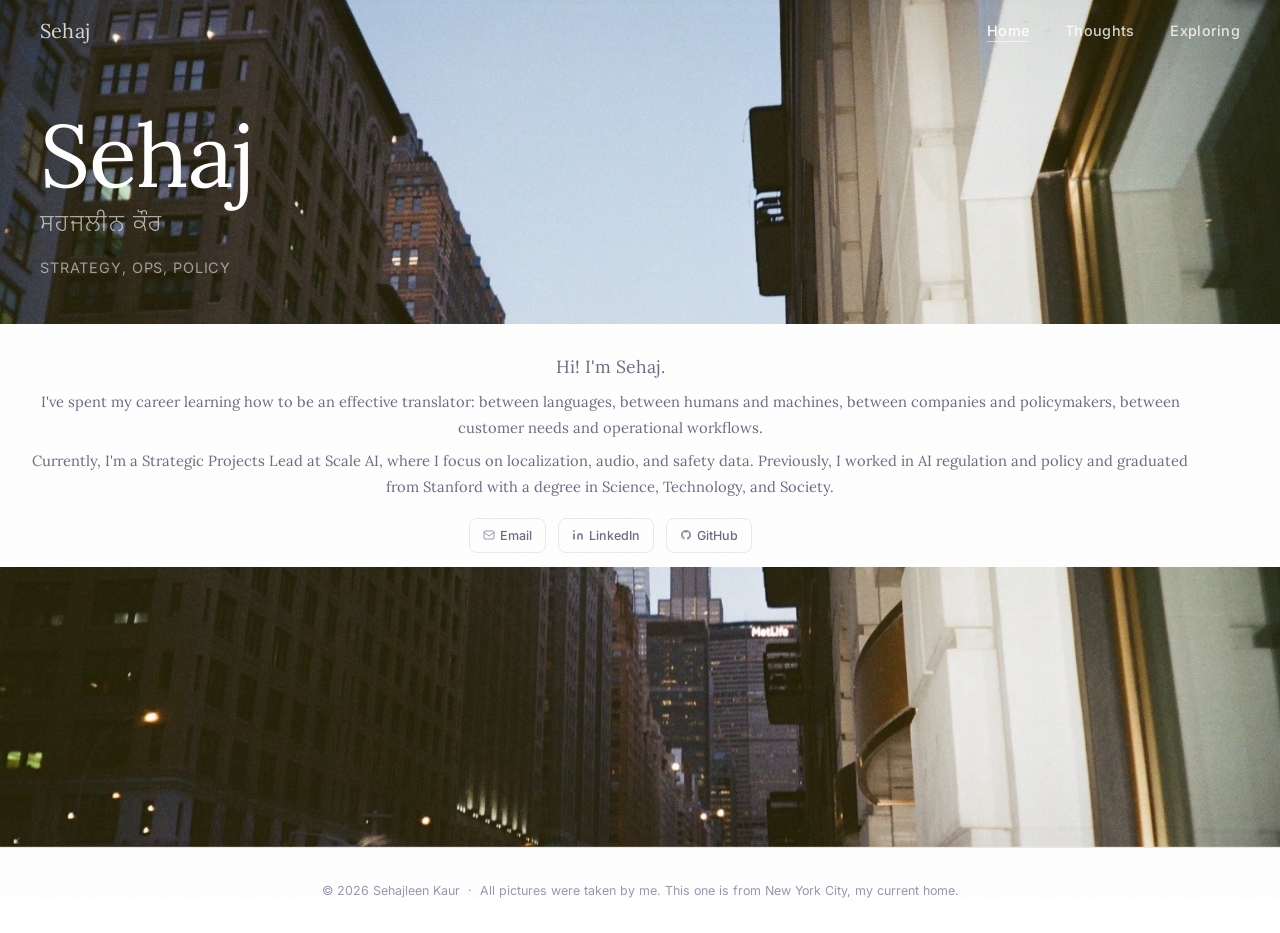
<file: index.html>
<!DOCTYPE html>
<html lang="en">
<head>
  <meta charset="UTF-8" />
  <meta name="viewport" content="width=device-width, initial-scale=1.0" />
  <title>Sehaj</title>
  <link rel="stylesheet" href="style.css?v=12" />
</head>
<body class="page-home">

  <nav class="nav--over-photo">
    <a class="nav-logo" href="index.html">Sehaj</a>
    <ul class="nav-links">
      <li><a href="index.html" class="active">Home</a></li>
      <li><a href="writings.html">Thoughts</a></li>
      <li><a href="exploring.html">Exploring</a></li>
    </ul>
  </nav>

  <!-- TOP HALF OF NYC PHOTO -->
  <div class="photo-band photo-band--top">
    <div class="photo-band__hero">
      <h1>Sehaj</h1>
      <span class="hero-gurmukhi">ਸਹਜਲੀਨ ਕੌਰ</span>
      <p class="hero-sub">Strategy, Ops, Policy</p>
    </div>
  </div>

  <!-- WHITE MIDDLE SECTION -->
  <div class="middle-section">
    <div class="middle-inner">

      <p class="bio-greeting anim-bio">Hi! I'm Sehaj.</p>

      <div class="bio-section anim-bio">
        <div class="bio-text">
          <p>I've spent my career learning how to be an effective translator: between languages, between humans and machines, between companies and policymakers, between customer needs and operational workflows.</p>
          <p>Currently, I'm a Strategic Projects Lead at Scale AI, where I focus on localization, audio, and safety data. Previously, I worked in AI regulation and policy and graduated from Stanford with a degree in Science, Technology, and Society.</p>
        </div>
      </div>

      <div class="contact-links contact-links--centered">
        <a class="contact-link" href="mailto:sehajleenkaur@alumni.stanford.edu">
          <svg viewBox="0 0 24 24" fill="none" stroke="currentColor" stroke-width="1.8">
            <rect x="2" y="4" width="20" height="16" rx="2"/>
            <path d="m2 7 10 7 10-7"/>
          </svg>
          Email
        </a>
        <a class="contact-link" href="https://www.linkedin.com/in/sehajleenkaur/" target="_blank" rel="noopener">
          <svg viewBox="0 0 24 24" fill="currentColor">
            <path d="M16 8a6 6 0 0 1 6 6v7h-4v-7a2 2 0 0 0-2-2 2 2 0 0 0-2 2v7h-4v-7a6 6 0 0 1 6-6z"/>
            <rect x="2" y="9" width="4" height="12"/>
            <circle cx="4" cy="4" r="2"/>
          </svg>
          LinkedIn
        </a>
        <a class="contact-link" href="https://github.com/sehajleen-k" target="_blank" rel="noopener">
          <svg viewBox="0 0 24 24" fill="currentColor">
            <path d="M12 2C6.477 2 2 6.477 2 12c0 4.418 2.865 8.166 6.839 9.489.5.092.682-.217.682-.482 0-.237-.009-.868-.013-1.703-2.782.604-3.369-1.341-3.369-1.341-.454-1.155-1.11-1.463-1.11-1.463-.908-.62.069-.608.069-.608 1.003.07 1.531 1.03 1.531 1.03.892 1.529 2.341 1.087 2.91.832.092-.647.35-1.088.636-1.338-2.22-.253-4.555-1.11-4.555-4.943 0-1.091.39-1.984 1.029-2.683-.103-.253-.446-1.27.098-2.647 0 0 .84-.269 2.75 1.025A9.564 9.564 0 0 1 12 6.844a9.59 9.59 0 0 1 2.504.337c1.909-1.294 2.747-1.025 2.747-1.025.546 1.377.202 2.394.1 2.647.64.699 1.028 1.592 1.028 2.683 0 3.842-2.339 4.687-4.566 4.935.359.309.678.919.678 1.852 0 1.336-.012 2.415-.012 2.741 0 .267.18.578.688.48C19.138 20.163 22 16.418 22 12c0-5.523-4.477-10-10-10z"/>
          </svg>
          GitHub
        </a>
      </div>

    </div>
  </div>

  <!-- BOTTOM HALF OF NYC PHOTO -->
  <div class="photo-band photo-band--bottom"></div>

  <footer>
    &copy; 2026 Sehajleen Kaur &nbsp;·&nbsp; All pictures were taken by me. This one is from New York City, my current home.
  </footer>

  <script src="script.js"></script>
</body>
</html>
</file>
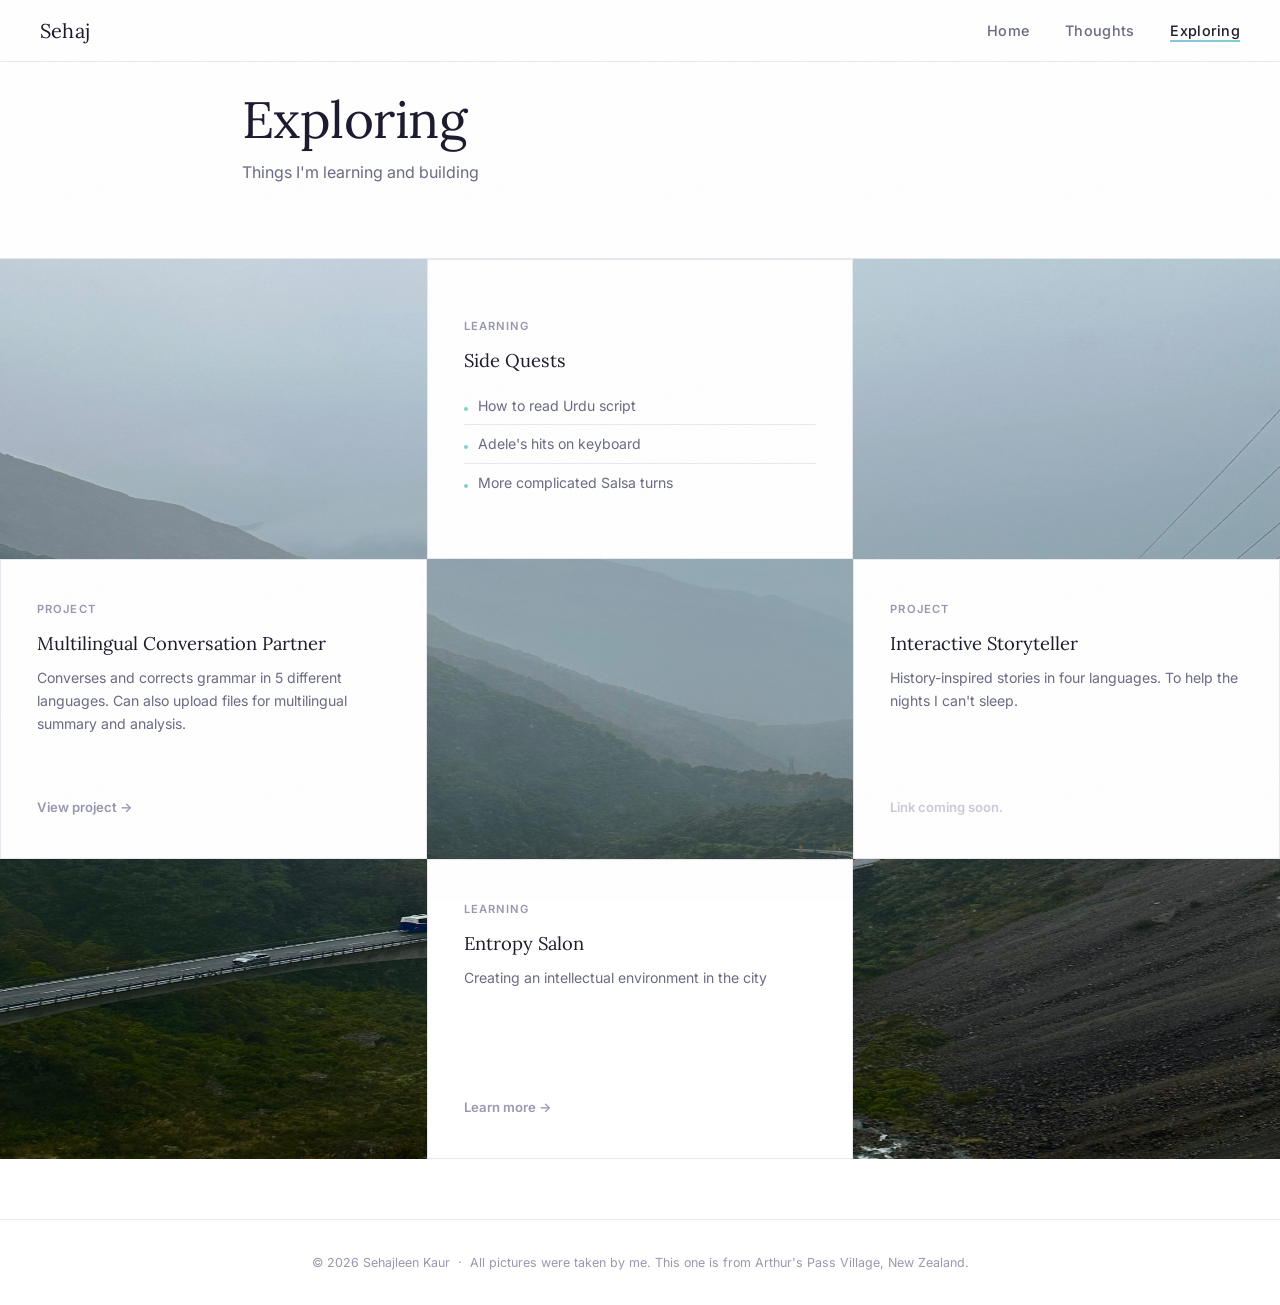
<file: exploring.html>
<!DOCTYPE html>
<html lang="en">
<head>
  <meta charset="UTF-8" />
  <meta name="viewport" content="width=device-width, initial-scale=1.0" />
  <title>Exploring · Sehaj</title>
  <link rel="stylesheet" href="style.css?v=12" />
</head>
<body class="page-exploring">

  <nav>
    <a class="nav-logo" href="index.html">Sehaj</a>
    <ul class="nav-links">
      <li><a href="index.html">Home</a></li>
      <li><a href="writings.html">Thoughts</a></li>
      <li><a href="exploring.html" class="active">Exploring</a></li>
    </ul>
  </nav>

  <main>
    <div class="page-header anim-page-header">
      <h1>Exploring</h1>
      <p>Things I'm learning and building</p>
    </div>
  </main>
  <hr class="explore-divider" />

  <!-- CHECKERBOARD GRID -->
  <!-- Photo cells use exploring-bg.jpg — drop that file into site photos/ when ready -->
  <div class="explore-grid">

    <!-- Row 1: photo | project | photo -->
    <div class="explore-cell explore-cell--photo"></div>

    <div class="explore-cell explore-cell--content">
      <span class="explore-cell__label">Learning</span>
      <h3>Side Quests</h3>
      <ul>
        <li>How to read Urdu script</li>
        <li>Adele's hits on keyboard</li>
        <li>More complicated Salsa turns</li>
      </ul>
    </div>

    <div class="explore-cell explore-cell--photo"></div>

    <!-- Row 2: project | photo | project -->
    <div class="explore-cell explore-cell--content">
      <span class="explore-cell__label">Project</span>
      <h3>Multilingual Conversation Partner</h3>
      <p>Converses and corrects grammar in 5 different languages. Can also upload files for multilingual summary and analysis.</p>
      <a class="explore-cell__link" href="https://web-production-f93ef.up.railway.app" target="_blank" rel="noopener">View project →</a>
    </div>

    <div class="explore-cell explore-cell--photo"></div>

    <div class="explore-cell explore-cell--content">
      <span class="explore-cell__label">Project</span>
      <h3>Interactive Storyteller</h3>
      <p>History-inspired stories in four languages. To help the nights I can't sleep.</p>
      <span class="explore-cell__link--muted">Link coming soon.</span>
    </div>

    <!-- Row 3: photo | reading | photo -->
    <div class="explore-cell explore-cell--photo"></div>

    <div class="explore-cell explore-cell--content">
      <span class="explore-cell__label">Learning</span>
      <h3>Entropy Salon</h3>
      <p>Creating an intellectual environment in the city</p>
      <a class="explore-cell__link" href="https://www.notion.so/shobha-dasari/entropy-salon-3043f3ab099c80ac93f8f9205f7c408e" target="_blank" rel="noopener">Learn more →</a>
    </div>

    <div class="explore-cell explore-cell--photo"></div>

  </div>

  <footer>
    &copy; 2026 Sehajleen Kaur &nbsp;·&nbsp; All pictures were taken by me. This one is from Arthur's Pass Village, New Zealand.
  </footer>

  <script src="script.js"></script>
</body>
</html>
</file>
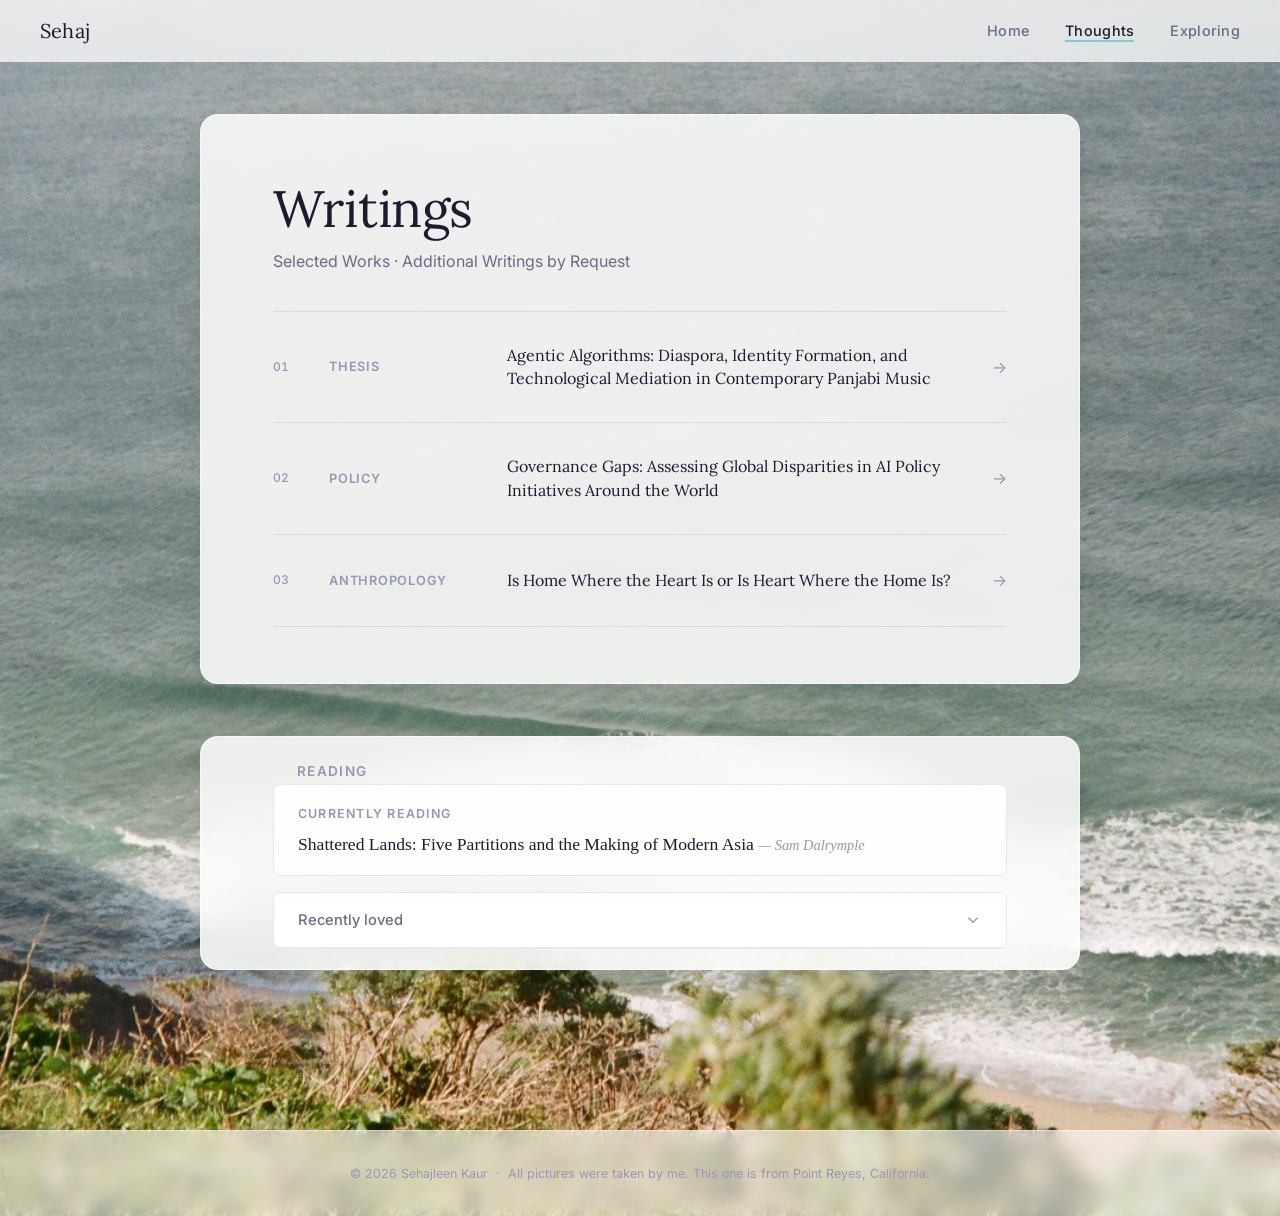
<file: writings.html>
<!DOCTYPE html>
<html lang="en">
<head>
  <meta charset="UTF-8" />
  <meta name="viewport" content="width=device-width, initial-scale=1.0" />
  <title>Thoughts · Sehaj</title>
  <link rel="stylesheet" href="style.css?v=12" />
</head>
<body class="page-writings">

  <nav>
    <a class="nav-logo" href="index.html">Sehaj</a>
    <ul class="nav-links">
      <li><a href="index.html">Home</a></li>
      <li><a href="writings.html" class="active">Thoughts</a></li>
      <li><a href="exploring.html">Exploring</a></li>
    </ul>
  </nav>

  <main>
    <div class="frosted-panel anim-page-header">

      <div class="page-header">
        <h1>Writings</h1>
        <p>Selected Works &middot; Additional Writings by Request</p>
      </div>

      <ol class="writings-list">

        <li><a class="writing-row card-animate" href="https://purl.stanford.edu/kh681fs6063" target="_blank" rel="noopener">
          <span class="writing-num">01</span>
          <span class="writing-tag">Thesis</span>
          <span class="writing-title">Agentic Algorithms: Diaspora, Identity Formation, and Technological Mediation in Contemporary Panjabi Music</span>
          <span class="writing-arrow">→</span>
        </a></li>

        <li><a class="writing-row card-animate" href="https://igarape.org.br/wp-content/uploads/2025/06/CI_EN_GFB-Governance-Gaps-Assessing-Global-Disparities-in-Al-Policy-Initiatives-Around-the-World.pdf" target="_blank" rel="noopener">
          <span class="writing-num">02</span>
          <span class="writing-tag">Policy</span>
          <span class="writing-title">Governance Gaps: Assessing Global Disparities in AI Policy Initiatives Around the World</span>
          <span class="writing-arrow">→</span>
        </a></li>

        <li><a class="writing-row card-animate" href="https://anthropology.stanford.edu/sites/anthropology/files/undergraduate_research_journal_2021.pdf" target="_blank" rel="noopener">
          <span class="writing-num">03</span>
          <span class="writing-tag">Anthropology</span>
          <span class="writing-title">Is Home Where the Heart Is or Is Heart Where the Home Is?</span>
          <span class="writing-arrow">→</span>
        </a></li>

      </ol>
    </div>

    <div class="frosted-panel frosted-panel--reading">
      <span class="section-label">Reading</span>

      <div class="reading-now">
        <span class="reading-label">Currently reading</span>
        <p class="book-title">Shattered Lands: Five Partitions and the Making of Modern Asia
          <span class="reading-author">— Sam Dalrymple</span>
        </p>
      </div>

      <button class="accordion-trigger" id="accordionTrigger">
        Recently loved
        <svg class="accordion-icon" viewBox="0 0 24 24" fill="none" stroke="currentColor" stroke-width="2">
          <path d="m6 9 6 6 6-6"/>
        </svg>
      </button>
      <div class="accordion-body" id="accordionBody">
        <ul>
          <li>Language City: The Fight to Preserve Endangered Mother Tongues in New York — Ross Perlin</li>
          <li>Don't Sleep, There Are Snakes: Life and Language in the Amazonian Jungle — Daniel Everett</li>
          <li>All the Beauty in the World: The Metropolitan Museum of Art and Me — Patrick Bingley</li>
          <li>Exhalation: Stories — Ted Chiang</li>
          <li>Genghis Khan and the Making of the Modern World — Jack Weatherford</li>
        </ul>
      </div>
    </div>
  </main>

  <footer>
    &copy; 2026 Sehajleen Kaur &nbsp;·&nbsp; All pictures were taken by me. This one is from Point Reyes, California.
  </footer>

  <script src="script.js"></script>
</body>
</html>
</file>
<file: style.css>
@import url('https://fonts.googleapis.com/css2?family=Lora:ital,wght@0,400;0,500;0,600;1,400&family=Inter:wght@300;400;500;600&family=Noto+Sans+Gurmukhi:wght@300;400&display=swap');

:root {
  --blue: #89c4e1;
  --blue-light: #d6eef8;
  --blue-soft: #edf6fb;
  --turquoise: #7dd4cc;
  --turquoise-light: #d4f0ee;
  --lavender: #b8aadf;
  --lavender-light: #e8e3f7;
  --lavender-soft: #f3f0fb;
  --text: #1c1c2e;
  --text-muted: #6b6b85;
  --text-subtle: #9898b0;
  --bg: #fafbff;
  --white: #ffffff;
  --border: #e8e8f0;
  --radius: 12px;
  --radius-sm: 8px;
  --shadow: 0 2px 12px rgba(100, 100, 180, 0.08);
  --shadow-hover: 0 8px 28px rgba(100, 100, 180, 0.15);
  --transition: 0.22s ease;
}

*, *::before, *::after { box-sizing: border-box; margin: 0; padding: 0; }

html { scroll-behavior: smooth; }

body {
  font-family: 'Inter', sans-serif;
  background: var(--white);
  color: var(--text);
  font-size: 16px;
  line-height: 1.7;
  -webkit-font-smoothing: antialiased;
}

/* ── GRAIN OVERLAY ───────────────────────────────── */
body::before {
  content: '';
  position: fixed;
  inset: 0;
  z-index: 9999;
  pointer-events: none;
  background-image: url("data:image/svg+xml,%3Csvg xmlns='http://www.w3.org/2000/svg' width='200' height='200'%3E%3Cfilter id='n'%3E%3CfeTurbulence type='fractalNoise' baseFrequency='0.78' numOctaves='4' stitchTiles='stitch'/%3E%3C/filter%3E%3Crect width='200' height='200' filter='url(%23n)'/%3E%3C/svg%3E");
  opacity: 0.04;
  mix-blend-mode: multiply;
}

/* ── NAV ─────────────────────────────────────────── */
nav {
  position: sticky;
  top: 0;
  z-index: 100;
  background: rgba(255, 255, 255, 0.9);
  backdrop-filter: blur(14px);
  -webkit-backdrop-filter: blur(14px);
  border-bottom: 1px solid var(--border);
  padding: 0 40px;
  height: 62px;
  display: flex;
  align-items: center;
  justify-content: space-between;
}

/* home page: nav floats over the top photo */
.nav--over-photo {
  position: absolute;
  top: 0;
  left: 0;
  right: 0;
  background: transparent;
  backdrop-filter: none;
  -webkit-backdrop-filter: none;
  border-bottom: none;
}

.nav--over-photo .nav-logo,
.nav--over-photo .nav-links a { color: rgba(255, 255, 255, 0.8); }

.nav--over-photo .nav-links a:hover,
.nav--over-photo .nav-links a.active { color: #fff; }

.nav--over-photo .nav-links a::after {
  background: rgba(255, 255, 255, 0.6);
}

/* writings page: nav over ocean photo */
.page-writings nav {
  background: rgba(255, 255, 255, 0.75);
  backdrop-filter: blur(16px);
  -webkit-backdrop-filter: blur(16px);
}

.nav-logo {
  font-family: 'Lora', serif;
  font-size: 1.25rem;
  color: var(--text);
  text-decoration: none;
  letter-spacing: 0.01em;
}

.nav-links {
  display: flex;
  gap: 36px;
  list-style: none;
}

.nav-links a {
  text-decoration: none;
  color: var(--text-muted);
  font-size: 0.9rem;
  font-weight: 500;
  letter-spacing: 0.02em;
  transition: color var(--transition);
  position: relative;
}

.nav-links a::after {
  content: '';
  position: absolute;
  bottom: -3px;
  left: 0;
  width: 0;
  height: 1.5px;
  background: linear-gradient(90deg, var(--blue), var(--turquoise));
  transition: width var(--transition);
}

.nav-links a:hover,
.nav-links a.active { color: var(--text); }

.nav-links a:hover::after,
.nav-links a.active::after { width: 100%; }

/* ── LAYOUT ──────────────────────────────────────── */
main {
  max-width: 860px;
  margin: 0 auto;
  padding: 72px 32px 100px;
}

/* ── HEADINGS ────────────────────────────────────── */
h1 {
  font-family: 'Lora', serif;
  font-size: clamp(2.2rem, 5vw, 3.2rem);
  font-weight: 400;
  line-height: 1.15;
  letter-spacing: -0.01em;
  color: var(--text);
}

h2 {
  font-size: 1.1rem;
  font-weight: 600;
  letter-spacing: 0.06em;
  text-transform: uppercase;
  color: var(--text-muted);
  margin-bottom: 28px;
}

h3 {
  font-size: 1rem;
  font-weight: 600;
  color: var(--text);
  margin-bottom: 6px;
}

/* ── HOME: PAGE FILLS VIEWPORT ──────────────────── */
body.page-home {
  display: flex;
  flex-direction: column;
  min-height: 100vh;
}

body.page-home .photo-band--bottom {
  height: 280px;
  min-height: 0;
}

/* ── HOME: PHOTO BANDS ───────────────────────────── */
.photo-band {
  width: 100%;
  background-image: url('site%20photos/39620037.jpg');
  background-size: cover;
  background-repeat: no-repeat;
  position: relative;
}

.photo-band--top {
  height: 36vh;
  min-height: 220px;
  background-position: center top;
  display: flex;
  align-items: flex-end;
  padding: 0 40px 44px;
}

.photo-band--bottom {
  min-height: 42vh;
  background-position: center bottom;
  display: flex;
  align-items: flex-end;
  padding: 0 40px 32px;
}

.photo-band__hero h1 {
  font-family: 'Lora', serif;
  font-size: clamp(3rem, 7vw, 5.5rem);
  color: #fff;
  line-height: 1;
  margin-bottom: 6px;
}

.hero-gurmukhi {
  display: block;
  font-family: 'Noto Sans Gurmukhi', sans-serif;
  font-size: clamp(1rem, 2.5vw, 1.5rem);
  font-weight: 300;
  color: rgba(255, 255, 255, 0.65);
  letter-spacing: 0.06em;
  margin-bottom: 10px;
}

.hero-sub {
  font-size: 0.9rem;
  color: rgba(255, 255, 255, 0.55);
  font-weight: 400;
  letter-spacing: 0.06em;
  text-transform: uppercase;
}

/* ── HOME: MIDDLE SECTION ────────────────────────── */
.middle-section {
  background: var(--white);
  padding: 8px 0 0;
}

.middle-inner {
  max-width: 1300px;
  margin: 0 auto;
  padding: 0 80px 0 20px;
}

/* ── HOME: BIO ───────────────────────────────────── */
.bio-section {
  display: grid;
  grid-template-columns: 1fr;
  gap: 52px;
  align-items: start;
  margin-bottom: 0;
}

.bio-photo {
  width: 210px;
  flex-shrink: 0;
  margin-top: -60px;
  position: relative;
  top: 30px;
}

.bio-photo img {
  width: 100%;
  height: auto;
  display: block;
}

.photo-placeholder-label {
  color: var(--text-subtle);
  font-size: 0.75rem;
  letter-spacing: 0.1em;
  text-transform: uppercase;
}

.bio-greeting {
  font-family: 'Lora', serif;
  font-size: 1.1rem;
  color: var(--text-muted);
  text-align: center;
  margin-top: 20px;
  margin-bottom: 6px;
  line-height: 1.75;
}


.bio-text p {
  font-family: 'Lora', serif;
  font-size: 0.92rem;
  color: var(--text-muted);
  line-height: 1.75;
  margin-bottom: 8px;
  text-align: center;
}

.contact-links {
  display: flex;
  gap: 12px;
  justify-content: center;
}

.contact-links--centered {
  width: 100%;
  margin-top: 20px;
  margin-bottom: 0;
  padding-bottom: 4px;
  position: relative;
  top: -10px;
}

.contact-link {
  display: inline-flex;
  align-items: center;
  gap: 5px;
  text-decoration: none;
  color: var(--text-muted);
  font-size: 0.78rem;
  font-weight: 500;
  padding: 6px 13px;
  border-radius: 8px;
  border: 1px solid var(--border);
  background: var(--white);
  transition: all var(--transition);
}

.contact-link:hover {
  border-color: var(--lavender);
  color: var(--text);
  background: var(--lavender-soft);
  box-shadow: var(--shadow);
}

.contact-link svg {
  width: 12px;
  height: 12px;
  opacity: 0.75;
}

/* ── HOME: AUDIO ─────────────────────────────────── */
.audio-section {
  margin-bottom: 0;
}

.section-label {
  font-size: 0.85rem;
  font-weight: 600;
  letter-spacing: 0.1em;
  text-transform: uppercase;
  color: var(--text-subtle);
  margin-bottom: 28px;
}

.audio-buttons {
  display: flex;
  gap: 10px;
  flex-wrap: wrap;
  margin-bottom: 20px;
}

.lang-btn {
  padding: 9px 20px;
  border-radius: 99px;
  border: 1.5px solid var(--border);
  background: var(--white);
  color: var(--text-muted);
  font-family: 'Inter', sans-serif;
  font-size: 0.88rem;
  font-weight: 500;
  cursor: pointer;
  transition: all var(--transition);
  position: relative;
  overflow: hidden;
}

.lang-btn:hover {
  border-color: var(--turquoise);
  color: var(--text);
  background: var(--turquoise-light);
}

.lang-btn.active {
  background: linear-gradient(135deg, var(--blue), var(--turquoise));
  border-color: transparent;
  color: white;
  box-shadow: 0 4px 14px rgba(125, 212, 204, 0.35);
}

.lang-btn:active { transform: scale(0.95); }

.audio-player {
  display: none;
  align-items: center;
  gap: 14px;
  padding: 14px 20px;
  background: var(--white);
  border: 1px solid var(--border);
  border-radius: var(--radius-sm);
  max-width: 380px;
}

.audio-player.visible { display: flex; }

.play-pause-btn {
  width: 36px;
  height: 36px;
  border-radius: 50%;
  background: linear-gradient(135deg, var(--blue), var(--turquoise));
  border: none;
  cursor: pointer;
  display: flex;
  align-items: center;
  justify-content: center;
  flex-shrink: 0;
  transition: transform var(--transition), box-shadow var(--transition);
}

.play-pause-btn:hover {
  transform: scale(1.07);
  box-shadow: 0 4px 14px rgba(125, 212, 204, 0.4);
}

.play-pause-btn svg { width: 14px; height: 14px; fill: white; }

.audio-info {
  flex: 1;
}

.audio-lang-label {
  font-size: 0.8rem;
  font-weight: 600;
  color: var(--text);
  display: block;
  margin-bottom: 2px;
}

.audio-status {
  font-size: 0.75rem;
  color: var(--text-subtle);
}

/* ── DIVIDER ─────────────────────────────────────── */
.divider {
  height: 1px;
  background: var(--border);
  margin: 56px 0;
}

/* ── PAGE HEADER ─────────────────────────────────── */
.page-header {
  margin-bottom: 52px;
}

.page-header h1 {
  margin-bottom: 10px;
}

.page-header p {
  color: var(--text-muted);
  font-size: 1rem;
}

/* ── ANIMATIONS ──────────────────────────────────── */
@keyframes fadeUp {
  from { opacity: 0; transform: translateY(18px); }
  to   { opacity: 1; transform: translateY(0); }
}

@keyframes fadeIn {
  from { opacity: 0; }
  to   { opacity: 1; }
}

.anim-hero {
  animation: fadeUp 0.55s ease both;
}

.anim-bio {
  animation: fadeUp 0.55s 0.12s ease both;
}

.anim-audio {
  animation: fadeUp 0.55s 0.22s ease both;
}

.anim-page-header {
  animation: fadeUp 0.5s ease both;
}

/* stagger via --i set in JS */
.card-animate {
  opacity: 0;
  transform: translateY(20px);
  transition: opacity 0.4s ease, transform 0.4s ease;
  transition-delay: calc(var(--i, 0) * 70ms);
}

.card-animate.visible {
  opacity: 1;
  transform: translateY(0);
}

/* ── CARD GRID ───────────────────────────────────── */
.card-grid {
  display: grid;
  grid-template-columns: repeat(3, 1fr);
  gap: 20px;
}

.card {
  background: var(--white);
  border: 1px solid var(--border);
  border-radius: var(--radius);
  padding: 24px;
  text-decoration: none;
  color: inherit;
  display: block;
  transition: box-shadow var(--transition), transform var(--transition), border-color var(--transition);
  position: relative;
  overflow: hidden;
}

.card::before {
  content: '';
  position: absolute;
  top: 0;
  left: 0;
  right: 0;
  height: 3px;
  background: linear-gradient(90deg, var(--blue), var(--turquoise));
  transform: scaleX(0);
  transform-origin: left;
  transition: transform 0.28s ease;
}

/* Soft colored glow on hover */
.card:hover {
  box-shadow: 0 12px 36px rgba(137, 196, 225, 0.22), 0 2px 8px rgba(184, 170, 223, 0.12);
  transform: translateY(-3px);
  border-color: var(--blue-light);
}

.card:hover::before { transform: scaleX(1); }

.card-tag {
  font-size: 0.72rem;
  font-weight: 600;
  letter-spacing: 0.08em;
  text-transform: uppercase;
  color: var(--turquoise);
  margin-bottom: 10px;
  display: block;
  transition: color var(--transition);
}

.card:hover .card-tag { color: #5abfb7; }

.card h3 {
  font-size: 0.97rem;
  margin-bottom: 8px;
  line-height: 1.45;
}

.card p {
  font-size: 0.85rem;
  color: var(--text-muted);
  line-height: 1.6;
}

.card-arrow {
  display: inline-flex;
  align-items: center;
  gap: 4px;
  margin-top: 14px;
  font-size: 0.8rem;
  font-weight: 600;
  color: var(--text-subtle);
  transition: color var(--transition), gap var(--transition);
}

.card:hover .card-arrow {
  color: var(--blue);
  gap: 10px;
}

/* ── WRITINGS LIST ───────────────────────────────── */
.writings-list {
  list-style: none;
  border-top: 1px solid var(--border);
}

.writings-list li { display: block; }

.writing-row {
  display: grid;
  grid-template-columns: 32px 140px 1fr 20px;
  align-items: center;
  gap: 24px;
  padding: 32px 0;
  border-bottom: 1px solid var(--border);
  text-decoration: none;
  color: inherit;
  transition: padding-left var(--transition), opacity 0.4s ease, transform 0.4s ease;
}

.writing-row:hover { padding-left: 10px; }

.writing-num {
  font-size: 0.75rem;
  color: var(--text-subtle);
  font-weight: 500;
  font-variant-numeric: tabular-nums;
  transition: color var(--transition);
}

.writing-row:hover .writing-num { color: var(--blue); }

.writing-tag {
  font-size: 0.8rem;
  font-weight: 600;
  letter-spacing: 0.06em;
  text-transform: uppercase;
  color: var(--text-subtle);
  transition: color var(--transition);
}

.writing-row:hover .writing-tag { color: var(--turquoise); }

.writing-title {
  font-family: 'Lora', serif;
  font-size: 1rem;
  font-weight: 400;
  color: var(--text);
  line-height: 1.45;
  padding-left: 14px;
}

.writing-arrow {
  color: var(--text-subtle);
  font-size: 1rem;
  transition: transform var(--transition), color var(--transition);
  justify-self: end;
}

.writing-row:hover .writing-arrow {
  transform: translateX(5px);
  color: var(--blue);
}

/* ── PROJECT CARD (exploring) ────────────────────── */
.project-card {
  background: var(--white);
  border: 1px solid var(--border);
  border-radius: var(--radius);
  padding: 28px;
  transition: all var(--transition);
}

.project-card:hover {
  box-shadow: 0 12px 36px rgba(137, 196, 225, 0.22), 0 2px 8px rgba(184, 170, 223, 0.12);
  transform: translateY(-3px);
  border-color: var(--blue-light);
}

.project-card h3 {
  font-size: 1rem;
  margin-bottom: 8px;
}

.project-card p {
  font-size: 0.88rem;
  color: var(--text-muted);
  line-height: 1.65;
  margin-bottom: 20px;
}

.project-pill {
  display: inline-flex;
  align-items: center;
  gap: 5px;
  padding: 7px 16px;
  background: var(--blue-soft);
  border: 1px solid var(--blue-light);
  border-radius: 99px;
  font-size: 0.8rem;
  font-weight: 600;
  color: #5a9ec7;
  text-decoration: none;
  transition: all var(--transition);
}

.project-pill:hover {
  background: var(--blue-light);
  color: #3a7ea8;
}

/* ── READING SECTION ─────────────────────────────── */
.reading-now {
  background: var(--white);
  border: 1px solid var(--border);
  border-radius: var(--radius-sm);
  padding: 18px 24px;
  margin-bottom: 16px;
}

.reading-now .reading-label {
  font-size: 0.78rem;
  font-weight: 600;
  letter-spacing: 0.1em;
  text-transform: uppercase;
  color: var(--text-subtle);
  margin-bottom: 8px;
  display: block;
}

.reading-now .book-title {
  font-family: 'DM Serif Display', serif;
  font-size: 1.1rem;
  color: var(--text);
  line-height: 1.4;
}

.accordion-trigger {
  width: 100%;
  display: flex;
  align-items: center;
  justify-content: space-between;
  padding: 18px 24px;
  background: var(--white);
  border: 1px solid var(--border);
  border-radius: var(--radius-sm);
  cursor: pointer;
  font-family: 'Inter', sans-serif;
  font-size: 0.92rem;
  font-weight: 500;
  color: var(--text-muted);
  transition: all var(--transition);
  text-align: left;
}

.accordion-trigger:hover {
  background: var(--lavender-soft);
  border-color: var(--lavender-light);
  color: var(--text);
}

.accordion-trigger.open {
  border-bottom-left-radius: 0;
  border-bottom-right-radius: 0;
  border-bottom-color: var(--lavender-light);
  background: var(--lavender-soft);
  color: var(--text);
}

.accordion-icon {
  width: 18px;
  height: 18px;
  color: var(--text-subtle);
  transition: transform var(--transition);
  flex-shrink: 0;
}

.accordion-trigger.open .accordion-icon {
  transform: rotate(180deg);
  color: var(--lavender);
}

.accordion-body {
  max-height: 0;
  overflow: hidden;
  transition: max-height 0.3s ease;
  background: var(--white);
  border: 1px solid var(--border);
  border-top: none;
  border-radius: 0 0 var(--radius-sm) var(--radius-sm);
}

.accordion-body.open {
  max-height: 400px;
  border-color: var(--lavender-light);
}

.accordion-body ul {
  list-style: none;
  padding: 8px 24px 20px;
}

.accordion-body li {
  padding: 9px 0;
  font-size: 0.9rem;
  color: var(--text-muted);
  border-bottom: 1px solid var(--border);
  display: flex;
  align-items: baseline;
  gap: 10px;
  line-height: 1.5;
}

.accordion-body li:last-child { border-bottom: none; }

.accordion-body li::before {
  content: '';
  width: 5px;
  height: 5px;
  border-radius: 50%;
  background: var(--lavender);
  flex-shrink: 0;
  margin-top: 7px;
}

/* ── CONTACT FORM ────────────────────────────────── */
.contact-section {
  background: var(--white);
  border: 1px solid var(--border);
  border-radius: var(--radius);
  padding: 40px;
}

.form-group {
  margin-bottom: 20px;
}

.form-group label {
  display: block;
  font-size: 0.82rem;
  font-weight: 600;
  letter-spacing: 0.04em;
  color: var(--text-muted);
  margin-bottom: 7px;
  text-transform: uppercase;
}

.form-group input,
.form-group textarea {
  width: 100%;
  padding: 12px 16px;
  border: 1.5px solid var(--border);
  border-radius: var(--radius-sm);
  background: var(--bg);
  font-family: 'Inter', sans-serif;
  font-size: 0.95rem;
  color: var(--text);
  transition: border-color var(--transition), box-shadow var(--transition);
  outline: none;
}

.form-group input:focus,
.form-group textarea:focus {
  border-color: var(--blue);
  box-shadow: 0 0 0 3px rgba(137, 196, 225, 0.18);
  background: var(--white);
}

.form-group textarea {
  resize: vertical;
  min-height: 130px;
}

.submit-btn {
  padding: 12px 32px;
  background: linear-gradient(135deg, var(--blue), var(--turquoise));
  border: none;
  border-radius: 99px;
  color: white;
  font-family: 'Inter', sans-serif;
  font-size: 0.9rem;
  font-weight: 600;
  cursor: pointer;
  letter-spacing: 0.02em;
  transition: all var(--transition);
  box-shadow: 0 4px 14px rgba(125, 212, 204, 0.3);
}

.submit-btn:hover {
  transform: translateY(-1px);
  box-shadow: 0 6px 20px rgba(125, 212, 204, 0.45);
}

.submit-btn:active { transform: scale(0.97); }

.form-success {
  display: none;
  padding: 16px 20px;
  background: var(--turquoise-light);
  border: 1px solid var(--turquoise);
  border-radius: var(--radius-sm);
  color: #2a8a84;
  font-size: 0.9rem;
  font-weight: 500;
  margin-top: 16px;
  text-align: center;
}

/* ── FOOTER ──────────────────────────────────────── */
footer {
  text-align: center;
  padding: 32px;
  font-size: 0.78rem;
  color: var(--text-subtle);
  border-top: 1px solid var(--border);
  margin-top: 60px;
}

/* ── SECTION SPACING ─────────────────────────────── */
section { margin-bottom: 64px; }
section:last-child { margin-bottom: 0; }

/* ── RESPONSIVE ──────────────────────────────────── */
@media (max-width: 700px) {
  nav { padding: 0 20px; }
  main { padding: 48px 20px 80px; }

  .bio-section {
    grid-template-columns: 1fr;
    margin-left: -20px;
    width: calc(100% + 20px);
  }

  .bio-photo {
    width: 100%;
    height: 260px;
    border-radius: 0 var(--radius) var(--radius) 0;
  }

  .bio-text--offset {
    padding-top: 28px;
    padding-left: 0;
  }

  .writing-row {
    grid-template-columns: 28px 70px 1fr 16px;
    gap: 12px;
  }

  .card-grid {
    grid-template-columns: 1fr;
  }

  .contact-section { padding: 28px 20px; }

  .audio-buttons { gap: 8px; }
}

@media (min-width: 701px) and (max-width: 900px) {
  .card-grid {
    grid-template-columns: repeat(2, 1fr);
  }
}

/* ── EXPLORING PAGE ──────────────────────────────── */
.page-exploring main {
  padding-top: 28px;
  padding-bottom: 20px;
}

.explore-divider {
  border: none;
  border-top: 1px solid var(--border);
  margin: 0;
}

/* ── EXPLORING: CHECKERBOARD GRID ───────────────── */
.explore-grid {
  display: grid;
  grid-template-columns: repeat(3, 1fr);
}

.explore-cell {
  min-height: 300px;
  position: relative;
}

/* Photo cells — image divided as a mosaic across all 5 photo cells */
.explore-cell--photo {
  background-image: url('site%20photos/exploring-bg.jpg');
  background-size: 300% 300%;
  background-repeat: no-repeat;
  background-color: #2a3530;
}

/* Each photo cell shows its slice of the image based on grid position */
.explore-grid > :nth-child(1) { background-position: 0% 0%; }
.explore-grid > :nth-child(3) { background-position: 100% 0%; }
.explore-grid > :nth-child(5) { background-position: 50% 50%; }
.explore-grid > :nth-child(7) { background-position: 0% 100%; }
.explore-grid > :nth-child(9) { background-position: 100% 100%; }

.explore-cell--content {
  background: var(--white);
  padding: 40px 36px;
  display: flex;
  flex-direction: column;
  justify-content: center;
  border: 1px solid var(--border);
}

.explore-cell__label {
  font-size: 0.7rem;
  font-weight: 600;
  letter-spacing: 0.1em;
  text-transform: uppercase;
  color: var(--text-subtle);
  margin-bottom: 12px;
  display: block;
}

.explore-cell--content h3 {
  font-family: 'Lora', serif;
  font-size: 1.15rem;
  font-weight: 400;
  color: var(--text);
  margin-bottom: 10px;
  line-height: 1.35;
}

.explore-cell--content p {
  font-size: 0.88rem;
  color: var(--text-muted);
  line-height: 1.65;
  margin-bottom: 20px;
}

.explore-cell--content ul {
  list-style: none;
  margin-top: 4px;
}

.explore-cell--content li {
  font-size: 0.88rem;
  color: var(--text-muted);
  line-height: 1.65;
  padding: 7px 0;
  border-bottom: 1px solid var(--border);
  display: flex;
  align-items: baseline;
  gap: 10px;
}

.explore-cell--content li:last-child { border-bottom: none; }

.explore-cell--content li::before {
  content: '';
  width: 4px;
  height: 4px;
  border-radius: 50%;
  background: var(--turquoise);
  flex-shrink: 0;
  margin-top: 9px;
}

.explore-cell__link {
  font-size: 0.82rem;
  font-weight: 600;
  color: var(--text-subtle);
  text-decoration: none;
  transition: color var(--transition);
  margin-top: auto;
}

.explore-cell__link:hover { color: var(--text); }

.explore-cell__link--muted {
  font-size: 0.82rem;
  font-weight: 600;
  color: var(--text-subtle);
  margin-top: auto;
  opacity: 0.5;
}

/* Reading cell */
.explore-cell--reading p.explore-cell__author {
  font-style: italic;
  font-size: 0.85rem;
  margin-bottom: 20px;
}

.explore-accordion-trigger {
  display: flex;
  align-items: center;
  gap: 8px;
  background: none;
  border: none;
  padding: 0;
  font-family: 'Inter', sans-serif;
  font-size: 0.82rem;
  font-weight: 600;
  color: var(--text-subtle);
  cursor: pointer;
  transition: color var(--transition);
  text-align: left;
  margin-top: auto;
}

.explore-accordion-trigger:hover { color: var(--text); }

.explore-accordion-trigger .accordion-icon {
  width: 14px;
  height: 14px;
  transition: transform var(--transition);
}

.explore-accordion-trigger.open .accordion-icon { transform: rotate(180deg); }

.explore-accordion-body {
  max-height: 0;
  overflow: hidden;
  transition: max-height 0.3s ease;
}

.explore-accordion-body.open { max-height: 300px; }

.explore-accordion-body ul {
  list-style: none;
  margin-top: 14px;
}

.explore-accordion-body li {
  font-size: 0.82rem;
  color: var(--text-muted);
  padding: 6px 0;
  border-bottom: 1px solid var(--border);
  line-height: 1.5;
}

.explore-accordion-body li:last-child { border-bottom: none; }

@media (max-width: 700px) {
  .explore-grid { grid-template-columns: 1fr; }
  .explore-cell { min-height: 220px; }
}

/* ── WRITINGS PAGE: OCEAN BACKGROUND ────────────── */
.page-writings {
  background-image: url('site%20photos/39620013.jpg');
  background-size: cover;
  background-position: center top;
  min-height: 100vh;
}

.page-writings main {
  max-width: 960px;
  margin: 0 auto;
  padding: 52px 40px 100px;
}

.page-writings footer {
  background: rgba(255, 255, 255, 0.6);
  backdrop-filter: blur(8px);
  border-top: 1px solid rgba(255, 255, 255, 0.4);
}

/* frosted glass panel over ocean */
.frosted-panel {
  background: rgba(255, 255, 255, 0.86);
  backdrop-filter: blur(18px);
  -webkit-backdrop-filter: blur(18px);
  border-radius: 18px;
  padding: 64px 72px 56px;
  border: 1px solid rgba(255, 255, 255, 0.6);
  box-shadow: 0 8px 40px rgba(0, 0, 0, 0.1);
}

.frosted-panel .page-header {
  margin-bottom: 36px;
}

.frosted-panel--reading {
  margin-top: 52px;
  padding-top: 20px;
  padding-bottom: 20px;
}

.frosted-panel--reading .section-label {
  padding-left: 24px;
  margin-bottom: 16px;
}

.reading-author {
  font-style: italic;
  font-size: 0.9rem;
  color: var(--text-subtle);
}

.frosted-panel .writings-list {
  border-top-color: rgba(0, 0, 0, 0.08);
}

.frosted-panel .writing-row {
  border-bottom-color: rgba(0, 0, 0, 0.08);
}

/* disable fixed bg on mobile (iOS issue) */
@media (max-width: 700px) {
  .page-writings {
    background-attachment: scroll;
  }

  .frosted-panel {
    padding: 32px 24px 28px;
    border-radius: 12px;
  }
}

.page-home footer { margin-top: 0; }

/* ── HOME: FOOTER ON PHOTO ───────────────────────── */
.footer--on-photo {
  color: rgba(255, 255, 255, 0.45);
  font-size: 0.75rem;
  border-top: none;
  margin-top: 0;
  padding: 0;
  width: 100%;
  text-align: center;
}

/* ── HOME: MOBILE ────────────────────────────────── */
@media (max-width: 700px) {
  .photo-band--top {
    height: 55vw;
    min-height: 260px;
    padding: 0 24px 32px;
  }

  .photo-band--bottom {
    height: 45vw;
    min-height: 200px;
    padding: 0 24px 24px;
  }

  .middle-inner {
    padding: 0 20px;
  }

  .bio-section {
    grid-template-columns: 1fr;
    gap: 28px;
  }

  .bio-photo {
    width: 100%;
    height: 220px;
  }
}
</file>
